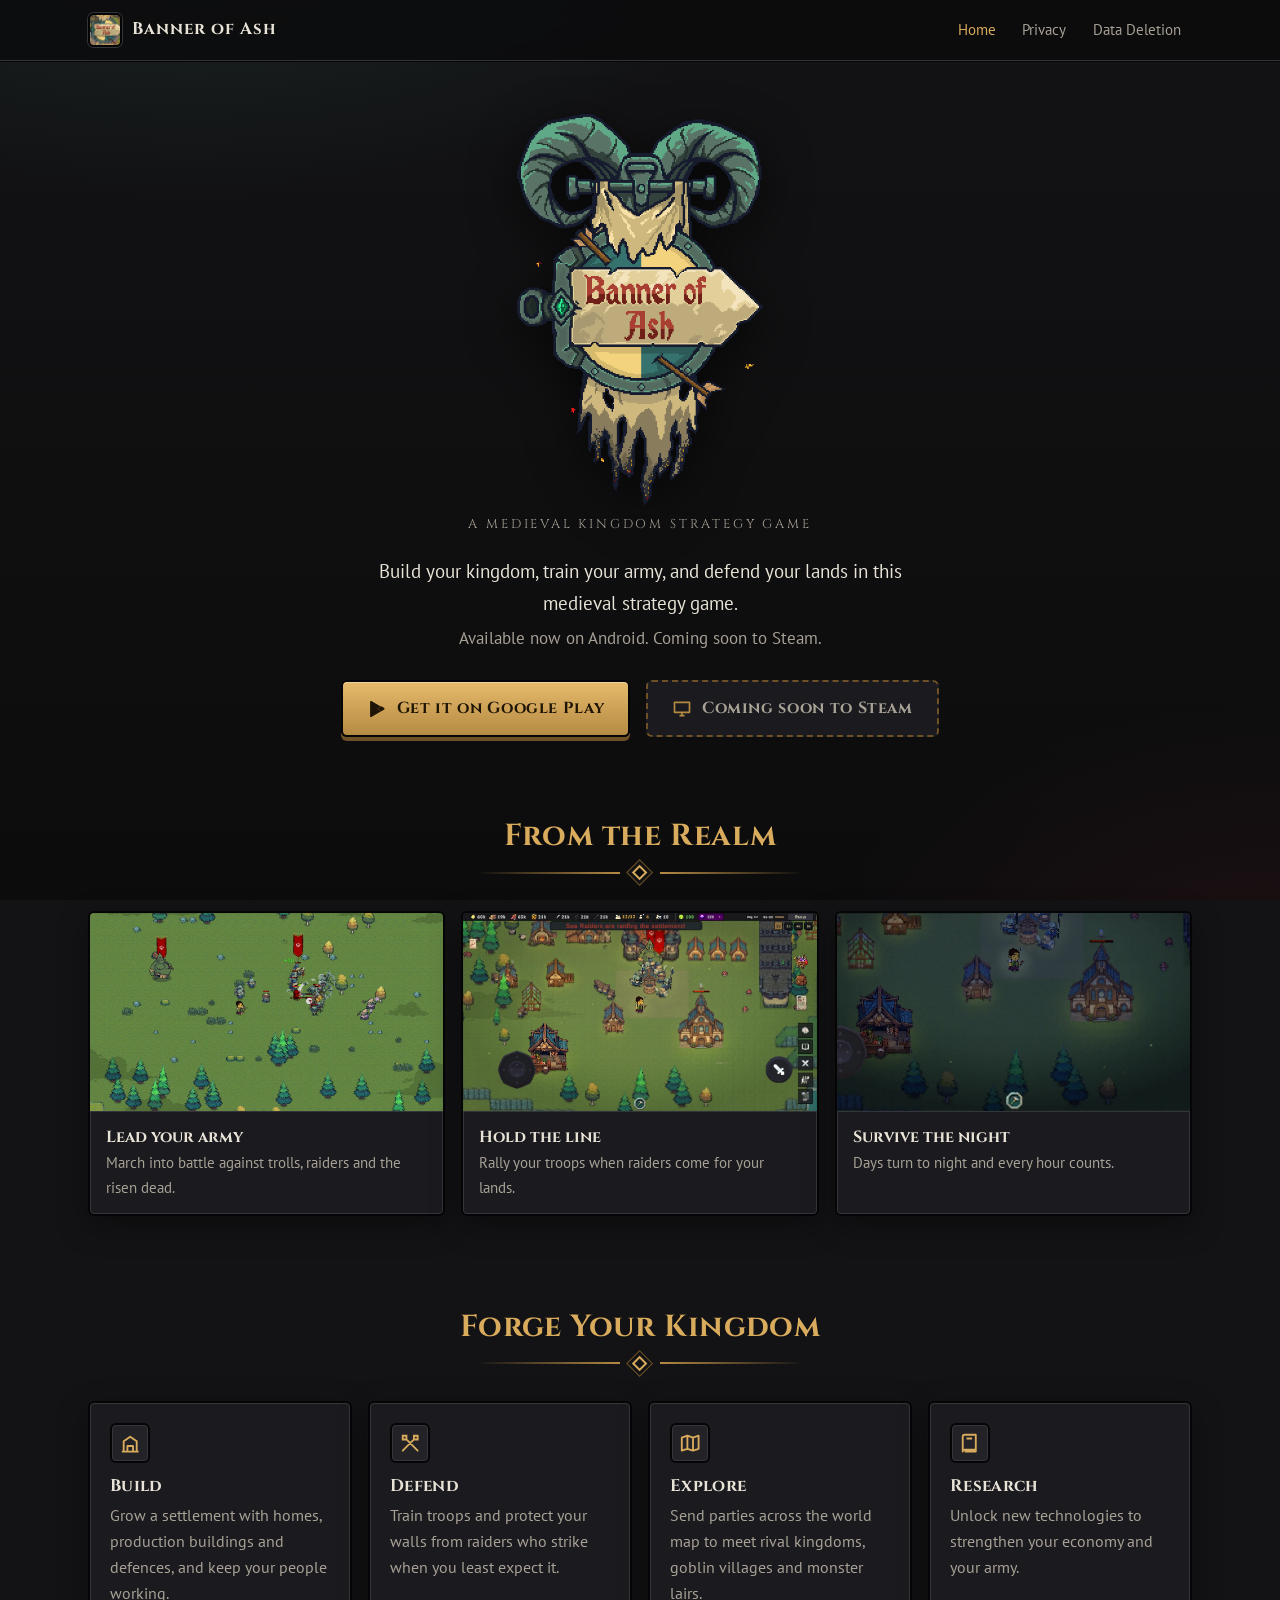
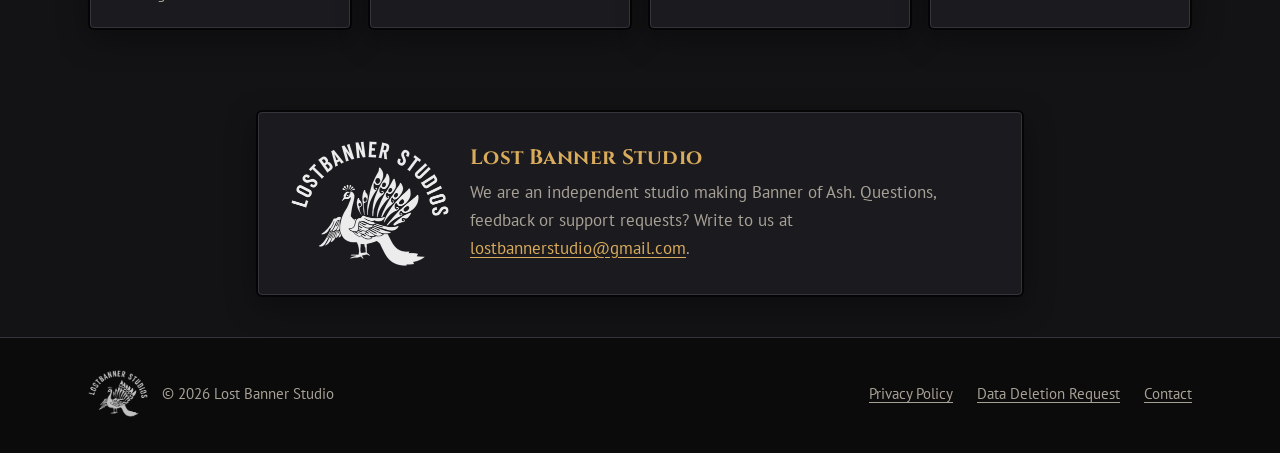
<file: index.html>
<!DOCTYPE html>
<html lang="en">
<head>
<meta charset="UTF-8">
<meta name="viewport" content="width=device-width, initial-scale=1, viewport-fit=cover">
<title>Banner of Ash | Lost Banner Studio</title>
<meta name="description" content="Banner of Ash is a medieval kingdom strategy game for Android by Lost Banner Studio. Build your settlement, train your army and defend your lands.">
<meta name="theme-color" content="#131315">
<meta property="og:type" content="website">
<meta property="og:title" content="Banner of Ash">
<meta property="og:description" content="Build your kingdom, train your army, and defend your lands in this medieval strategy game.">
<meta property="og:url" content="https://lostbannerstudio.github.io/">
<meta property="og:image" content="https://lostbannerstudio.github.io/assets/img/screens/raid-dawn.png">
<meta property="og:image:width" content="1920">
<meta property="og:image:height" content="1080">
<meta property="og:image:alt" content="Sea Raiders attacking the settlement at dawn in Banner of Ash">
<meta name="twitter:card" content="summary_large_image">
<link rel="canonical" href="https://lostbannerstudio.github.io/">
<link rel="icon" type="image/png" sizes="32x32" href="assets/img/icon-32.png">
<link rel="apple-touch-icon" href="assets/img/icon-180.png">
<link rel="preconnect" href="https://fonts.googleapis.com">
<link rel="preconnect" href="https://fonts.gstatic.com" crossorigin>
<link href="https://fonts.googleapis.com/css2?family=Cinzel:wght@500;700;900&family=PT+Sans:ital,wght@0,400;0,700;1,400&display=swap" rel="stylesheet">
<link rel="stylesheet" href="assets/css/site.css">
</head>
<body>
  <a class="skip" href="#main">Skip to content</a>

  <header class="topbar">
    <div class="wrap">
      <a class="brand" href="./">
        <img src="assets/img/icon-64.png" alt="" width="34" height="34">
        <span>Banner of Ash</span>
      </a>
      <nav class="nav" aria-label="Main">
        <a href="./" aria-current="page">Home</a>
        <a href="privacy-policy/">Privacy</a>
        <a href="data-deletion-request/">Data Deletion</a>
      </nav>
    </div>
  </header>

  <main id="main">
    <section class="hero wrap">
      <img class="logo" src="assets/img/logo.png" alt="Banner of Ash logo: a tattered banner hung from ram horns over a round shield, with a sign reading Banner of Ash" width="396" height="620">
      <p class="eyebrow">A medieval kingdom strategy game</p>
      <p class="tagline">Build your kingdom, train your army, and defend your lands in this medieval strategy game.</p>
      <p class="sub">Available now on Android. Coming soon to Steam.</p>
      <div class="actions">
        <a class="btn btn-gold" href="https://play.google.com/store/apps/details?id=com.lostbannerstudio.tinyswordskingdom" rel="noopener">
          <svg viewBox="0 0 24 24" aria-hidden="true"><path fill="currentColor" d="M4.2 2.4c-.3.3-.5.8-.5 1.4v16.4c0 .6.2 1.1.5 1.4l.1.1 9.2-9.2v-.2L4.3 2.3l-.1.1Zm12.4 12.5-3.1-3.1v-.2l3.1-3.1h.1l3.6 2.1c1 .6 1 1.6 0 2.2l-3.6 2.1h-.1Zm-.1.1L13.4 12l-9.2 9.2c.3.4.9.4 1.5.1l10.8-6.3M16.5 8.9 5.7 2.7c-.6-.4-1.2-.3-1.5.1l9.2 9.2 3.1-3.1Z"/></svg>
          Get it on Google Play
        </a>
        <span class="btn btn-soon">
          <svg viewBox="0 0 24 24" aria-hidden="true"><path fill="none" stroke="currentColor" stroke-width="2" stroke-linejoin="round" d="M3 4h18v12H3V4Zm6 16h6m-3-4v4"/></svg>
          Coming soon to Steam
        </span>
      </div>
    </section>

    <section class="section wrap" aria-labelledby="screens-title">
      <h2 class="section-title" id="screens-title">From the Realm</h2>
      <div class="deco" aria-hidden="true"><span></span></div>
      <div class="gallery">
        <figure class="panel">
          <picture>
            <source srcset="assets/img/screens/battle.webp" type="image/webp">
            <img src="assets/img/screens/battle.png" alt="Soldiers under red banners clash with skeleton warriors on an open field while a club-wielding troll boss looms nearby" width="1463" height="816" loading="lazy">
          </picture>
          <figcaption><strong>Lead your army</strong>March into battle against trolls, raiders and the risen dead.</figcaption>
        </figure>
        <figure class="panel">
          <picture>
            <source srcset="assets/img/screens/raid-dawn.webp" type="image/webp">
            <img src="assets/img/screens/raid-dawn.png" alt="Sea Raiders attacking the settlement at dawn while troops gather by the well" width="1920" height="1080" loading="lazy">
          </picture>
          <figcaption><strong>Hold the line</strong>Rally your troops when raiders come for your lands.</figcaption>
        </figure>
        <figure class="panel">
          <picture>
            <source srcset="assets/img/screens/settlement-night.webp" type="image/webp">
            <img src="assets/img/screens/settlement-night.png" alt="The settlement at night lit by lanterns, with a raid countdown at the top" width="1920" height="1080" loading="lazy">
          </picture>
          <figcaption><strong>Survive the night</strong>Days turn to night and every hour counts.</figcaption>
        </figure>
      </div>
    </section>

    <section class="section wrap" aria-labelledby="features-title">
      <h2 class="section-title" id="features-title">Forge Your Kingdom</h2>
      <div class="deco" aria-hidden="true"><span></span></div>
      <ul class="features">
        <li class="panel">
          <div class="icon"><svg viewBox="0 0 24 24" aria-hidden="true"><path fill="none" stroke="currentColor" stroke-width="2" stroke-linejoin="round" d="M3 21h18M5 21V10l7-5 7 5v11M9 21v-6h6v6"/></svg></div>
          <h3>Build</h3>
          <p>Grow a settlement with homes, production buildings and defences, and keep your people working.</p>
        </li>
        <li class="panel">
          <div class="icon"><svg viewBox="0 0 24 24" aria-hidden="true"><path fill="none" stroke="currentColor" stroke-width="2" stroke-linecap="round" d="M4 20 16 8m0 0V4h4v4h-4ZM20 20 8 8m0 0V4H4v4h4Z"/></svg></div>
          <h3>Defend</h3>
          <p>Train troops and protect your walls from raiders who strike when you least expect it.</p>
        </li>
        <li class="panel">
          <div class="icon"><svg viewBox="0 0 24 24" aria-hidden="true"><path fill="none" stroke="currentColor" stroke-width="2" stroke-linejoin="round" d="m3 6 6-2 6 2 6-2v14l-6 2-6-2-6 2V6Zm6-2v14m6-12v14"/></svg></div>
          <h3>Explore</h3>
          <p>Send parties across the world map to meet rival kingdoms, goblin villages and monster lairs.</p>
        </li>
        <li class="panel">
          <div class="icon"><svg viewBox="0 0 24 24" aria-hidden="true"><path fill="none" stroke="currentColor" stroke-width="2" stroke-linejoin="round" d="M4 5a2 2 0 0 1 2-2h12v16H6a2 2 0 0 0-2 2V5Zm0 16a2 2 0 0 1 2-2h12v2H6M8 7h6"/></svg></div>
          <h3>Research</h3>
          <p>Unlock new technologies to strengthen your economy and your army.</p>
        </li>
      </ul>
    </section>

    <section class="section wrap">
      <div class="studio-card panel">
        <img src="assets/img/studio-logo-320.png" alt="Lost Banner Studio logo: a peacock beneath the words Lostbanner Studios" width="320" height="253" loading="lazy">
        <div>
          <h2>Lost Banner Studio</h2>
          <p>We are an independent studio making Banner of Ash. Questions, feedback or support requests? Write to us at <a href="mailto:lostbannerstudio@gmail.com">lostbannerstudio@gmail.com</a>.</p>
        </div>
      </div>
    </section>
  </main>

  <footer class="site-footer">
    <div class="wrap">
      <span class="studio-mark"><img src="assets/img/studio-logo-320.png" alt="" width="320" height="253" loading="lazy"><span>&copy; 2026 Lost Banner Studio</span></span>
      <nav aria-label="Footer">
        <a href="privacy-policy/">Privacy Policy</a>
        <a href="data-deletion-request/">Data Deletion Request</a>
        <a href="mailto:lostbannerstudio@gmail.com">Contact</a>
      </nav>
    </div>
  </footer>
</body>
</html>
</file>
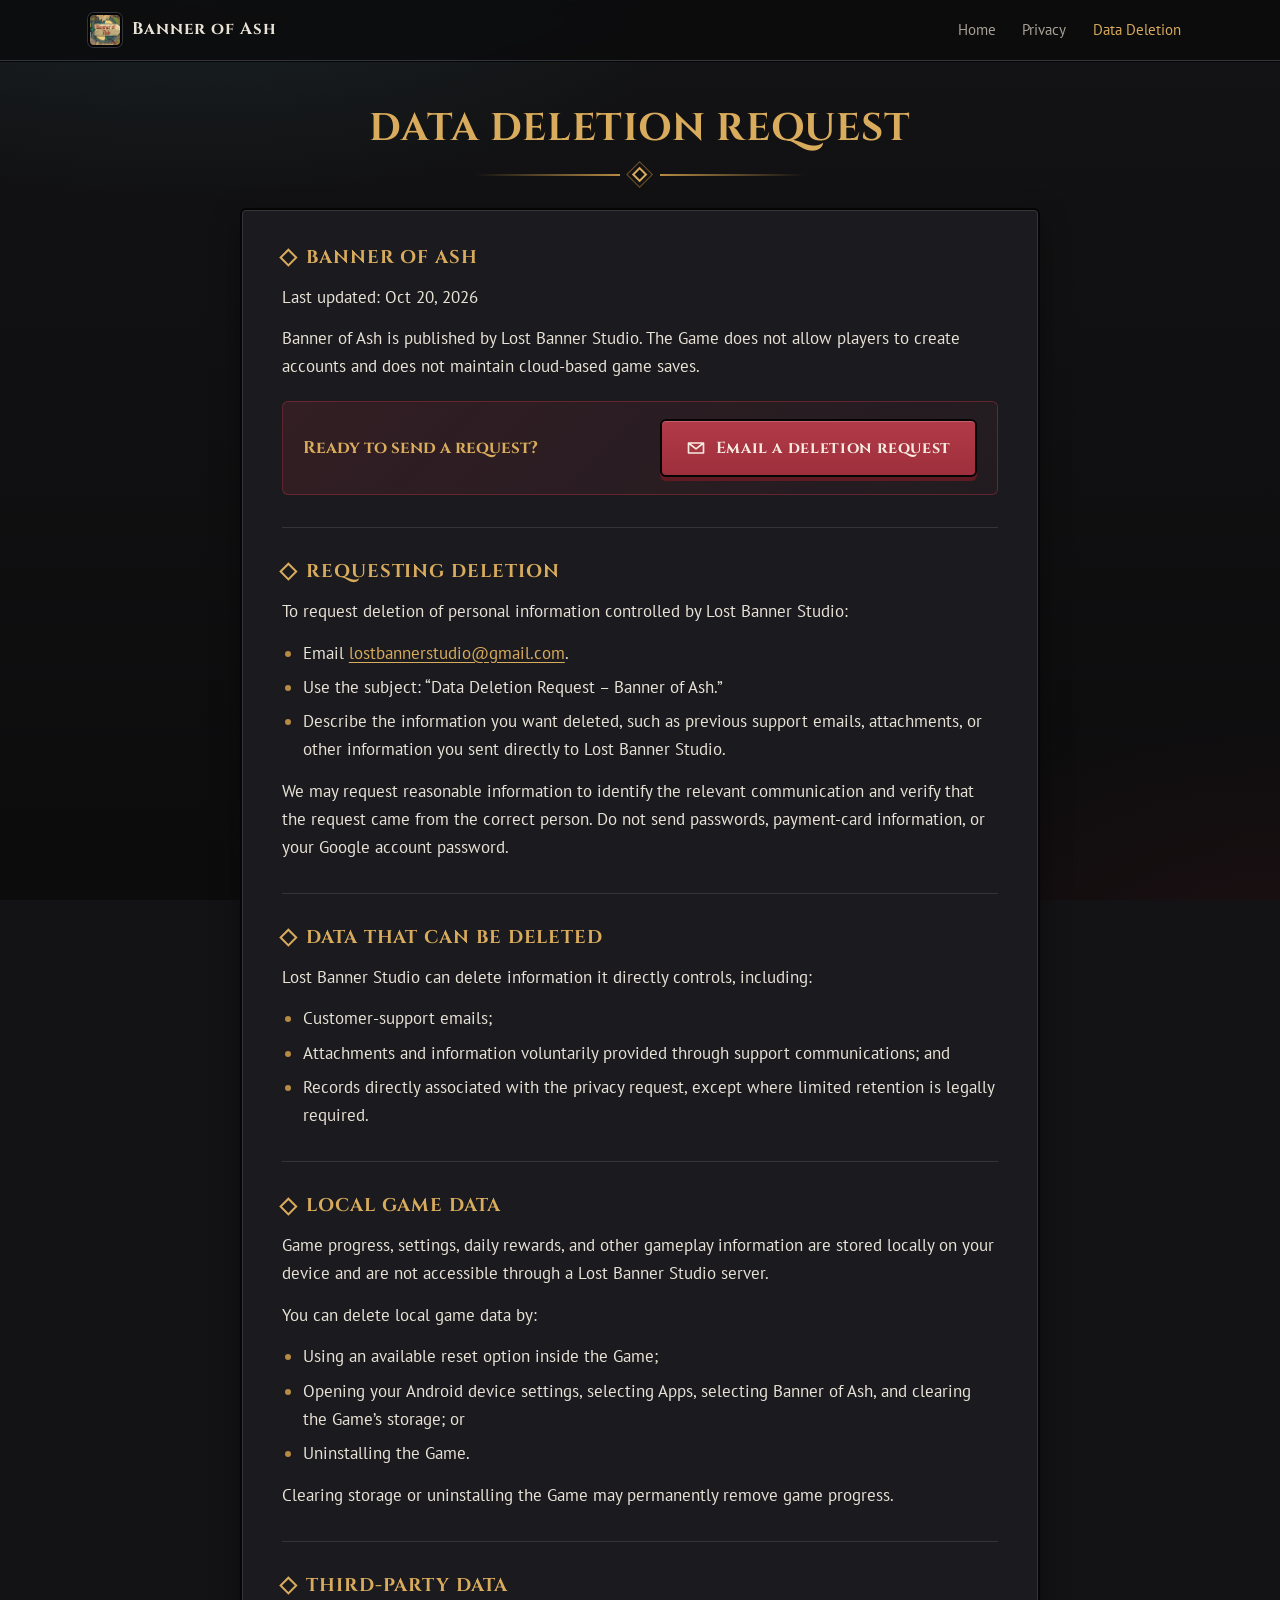
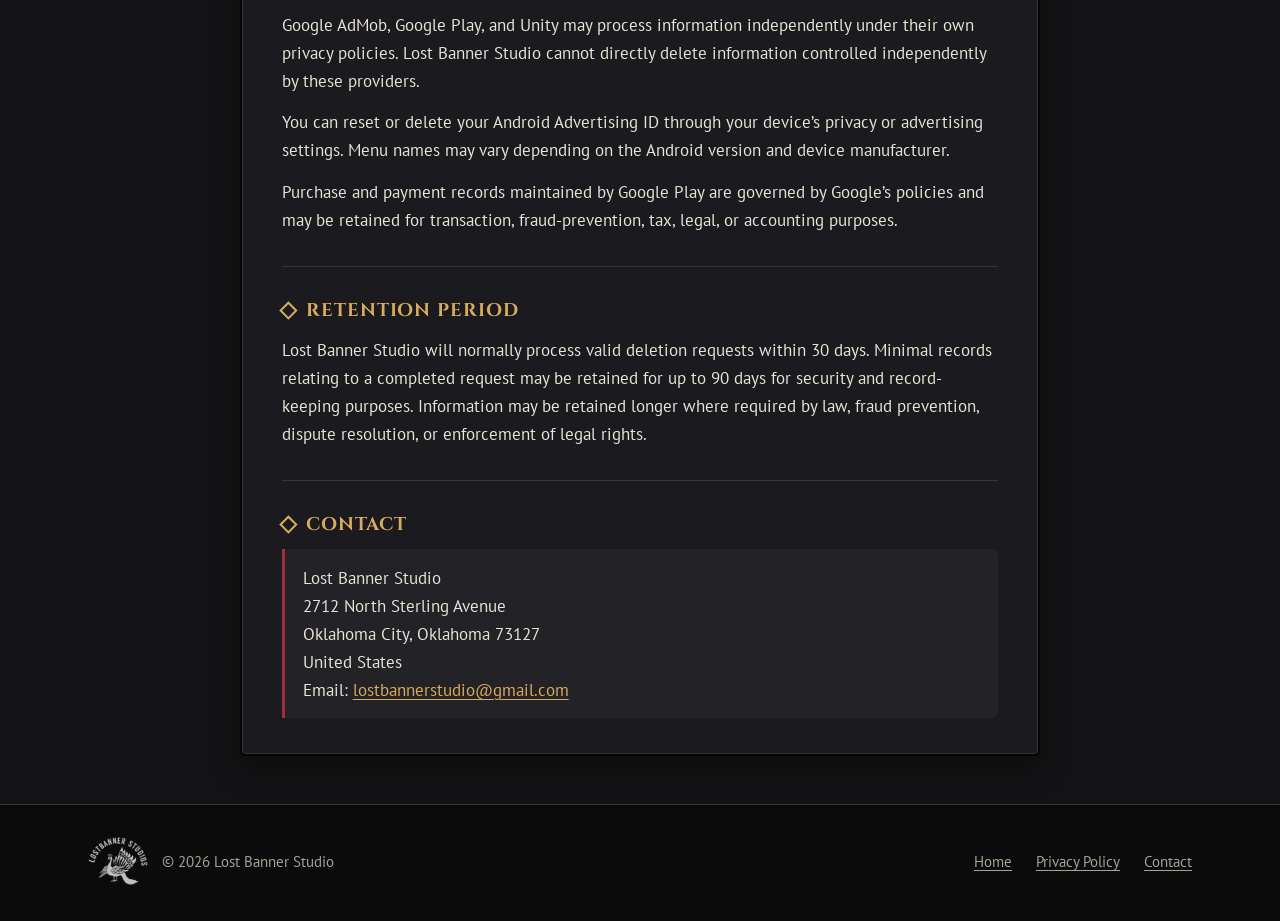
<file: data-deletion-request/index.html>
<!DOCTYPE html>
<html lang="en">
<head>
<meta charset="UTF-8">
<meta name="viewport" content="width=device-width, initial-scale=1, viewport-fit=cover">
<title>Data Deletion Request | Banner of Ash</title>
<meta name="description" content="How to request deletion of personal information controlled by Lost Banner Studio for the Banner of Ash game.">
<meta name="theme-color" content="#131315">
<link rel="canonical" href="https://lostbannerstudio.github.io/data-deletion-request/">
<meta property="og:type" content="website">
<meta property="og:title" content="Data Deletion Request | Banner of Ash">
<meta property="og:description" content="How to request deletion of personal information controlled by Lost Banner Studio for the Banner of Ash game.">
<meta property="og:url" content="https://lostbannerstudio.github.io/data-deletion-request/">
<meta property="og:image" content="https://lostbannerstudio.github.io/assets/img/screens/raid-dawn.png">
<meta name="twitter:card" content="summary_large_image">
<link rel="icon" type="image/png" sizes="32x32" href="../assets/img/icon-32.png">
<link rel="apple-touch-icon" href="../assets/img/icon-180.png">
<link rel="preconnect" href="https://fonts.googleapis.com">
<link rel="preconnect" href="https://fonts.gstatic.com" crossorigin>
<link href="https://fonts.googleapis.com/css2?family=Cinzel:wght@500;700;900&family=PT+Sans:ital,wght@0,400;0,700;1,400&display=swap" rel="stylesheet">
<link rel="stylesheet" href="../assets/css/site.css">
</head>
<body>
  <a class="skip" href="#main">Skip to content</a>

  <header class="topbar">
    <div class="wrap">
      <a class="brand" href="../">
        <img src="../assets/img/icon-64.png" alt="" width="34" height="34">
        <span>Banner of Ash</span>
      </a>
      <nav class="nav" aria-label="Main">
        <a href="../">Home</a>
        <a href="../privacy-policy/">Privacy</a>
        <a href="./" aria-current="page">Data Deletion</a>
      </nav>
    </div>
  </header>

  <main id="main" class="wrap">
    <header class="page-head">
      <h1>Data Deletion Request</h1>
      <div class="deco" aria-hidden="true"><span></span></div>
    </header>

    <div class="narrow">
      <article class="legal panel">
        <section id="banner-of-ash">
          <h2>Banner of Ash</h2>
          <p>Last updated: Oct 20, 2026</p>
          <p>Banner of Ash is published by Lost Banner Studio. The Game does not allow players to create accounts and does not maintain cloud-based game saves.</p>
          <div class="callout">
            <p><strong>Ready to send a request?</strong></p>
            <a class="btn btn-ash" href="mailto:lostbannerstudio@gmail.com?subject=Data%20Deletion%20Request%20%E2%80%93%20Banner%20of%20Ash">
              <svg viewBox="0 0 24 24" aria-hidden="true"><path fill="none" stroke="currentColor" stroke-width="2" stroke-linejoin="round" d="M3 6h18v12H3V6Zm0 0 9 7 9-7"/></svg>
              Email a deletion request
            </a>
          </div>
        </section>

        <section id="requesting-deletion">
          <h2>Requesting Deletion</h2>
          <p>To request deletion of personal information controlled by Lost Banner Studio:</p>
          <ul>
            <li>Email <a href="mailto:lostbannerstudio@gmail.com">lostbannerstudio@gmail.com</a>.</li>
            <li>Use the subject: “Data Deletion Request – Banner of Ash.”</li>
            <li>Describe the information you want deleted, such as previous support emails, attachments, or other information you sent directly to Lost Banner Studio.</li>
          </ul>
          <p>We may request reasonable information to identify the relevant communication and verify that the request came from the correct person. Do not send passwords, payment-card information, or your Google account password.</p>
        </section>

        <section id="data-that-can-be-deleted">
          <h2>Data That Can Be Deleted</h2>
          <p>Lost Banner Studio can delete information it directly controls, including:</p>
          <ul>
            <li>Customer-support emails;</li>
            <li>Attachments and information voluntarily provided through support communications; and</li>
            <li>Records directly associated with the privacy request, except where limited retention is legally required.</li>
          </ul>
        </section>

        <section id="local-game-data">
          <h2>Local Game Data</h2>
          <p>Game progress, settings, daily rewards, and other gameplay information are stored locally on your device and are not accessible through a Lost Banner Studio server.</p>
          <p>You can delete local game data by:</p>
          <ul>
            <li>Using an available reset option inside the Game;</li>
            <li>Opening your Android device settings, selecting Apps, selecting Banner of Ash, and clearing the Game’s storage; or</li>
            <li>Uninstalling the Game.</li>
          </ul>
          <p>Clearing storage or uninstalling the Game may permanently remove game progress.</p>
        </section>

        <section id="third-party-data">
          <h2>Third-Party Data</h2>
          <p>Google AdMob, Google Play, and Unity may process information independently under their own privacy policies. Lost Banner Studio cannot directly delete information controlled independently by these providers.</p>
          <p>You can reset or delete your Android Advertising ID through your device’s privacy or advertising settings. Menu names may vary depending on the Android version and device manufacturer.</p>
          <p>Purchase and payment records maintained by Google Play are governed by Google’s policies and may be retained for transaction, fraud-prevention, tax, legal, or accounting purposes.</p>
        </section>

        <section id="retention-period">
          <h2>Retention Period</h2>
          <p>Lost Banner Studio will normally process valid deletion requests within 30 days. Minimal records relating to a completed request may be retained for up to 90 days for security and record-keeping purposes. Information may be retained longer where required by law, fraud prevention, dispute resolution, or enforcement of legal rights.</p>
        </section>

        <section id="contact">
          <h2>Contact</h2>
          <address>
            Lost Banner Studio<br>
            2712 North Sterling Avenue<br>
            Oklahoma City, Oklahoma 73127<br>
            United States<br>
            Email: <a href="mailto:lostbannerstudio@gmail.com">lostbannerstudio@gmail.com</a>
          </address>
        </section>
      </article>
    </div>
  </main>

  <footer class="site-footer">
    <div class="wrap">
      <span class="studio-mark"><img src="../assets/img/studio-logo-320.png" alt="" width="320" height="253" loading="lazy"><span>&copy; 2026 Lost Banner Studio</span></span>
      <nav aria-label="Footer">
        <a href="../">Home</a>
        <a href="../privacy-policy/">Privacy Policy</a>
        <a href="mailto:lostbannerstudio@gmail.com">Contact</a>
      </nav>
    </div>
  </footer>
</body>
</html>
</file>
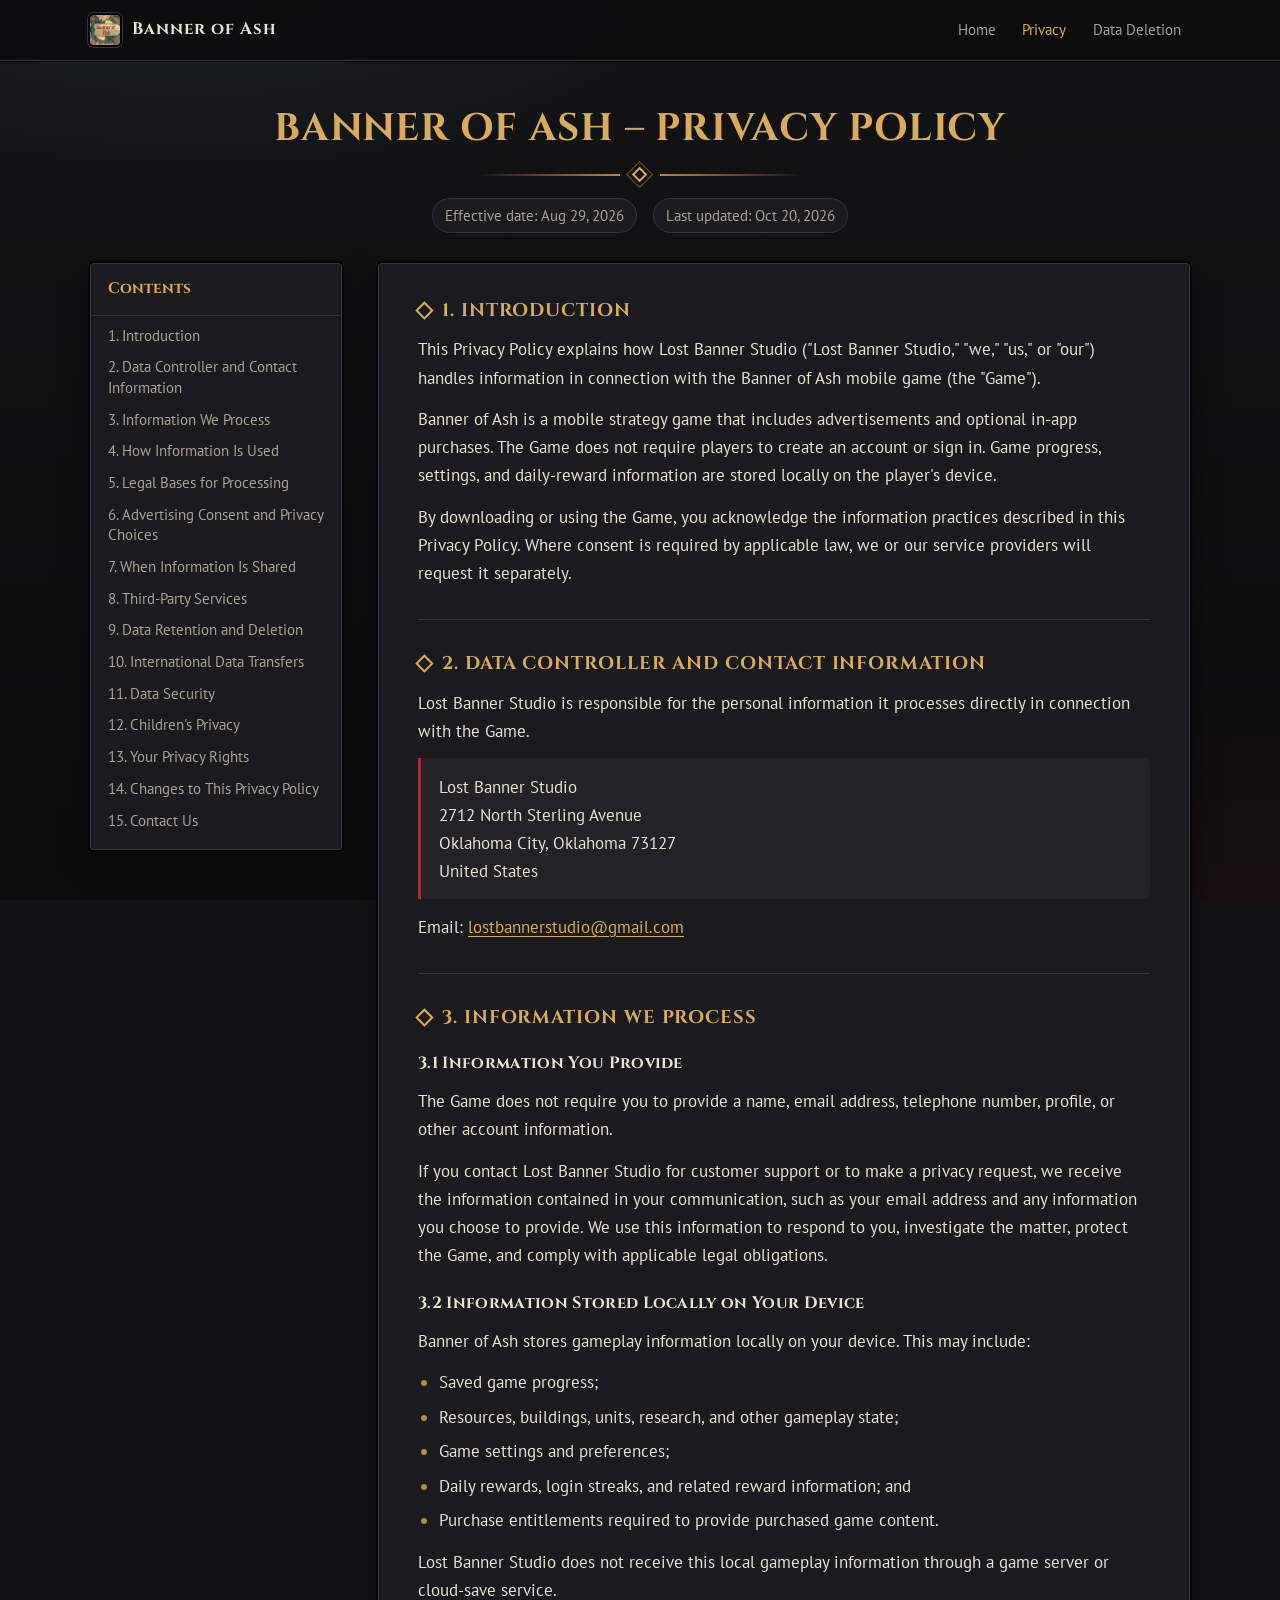
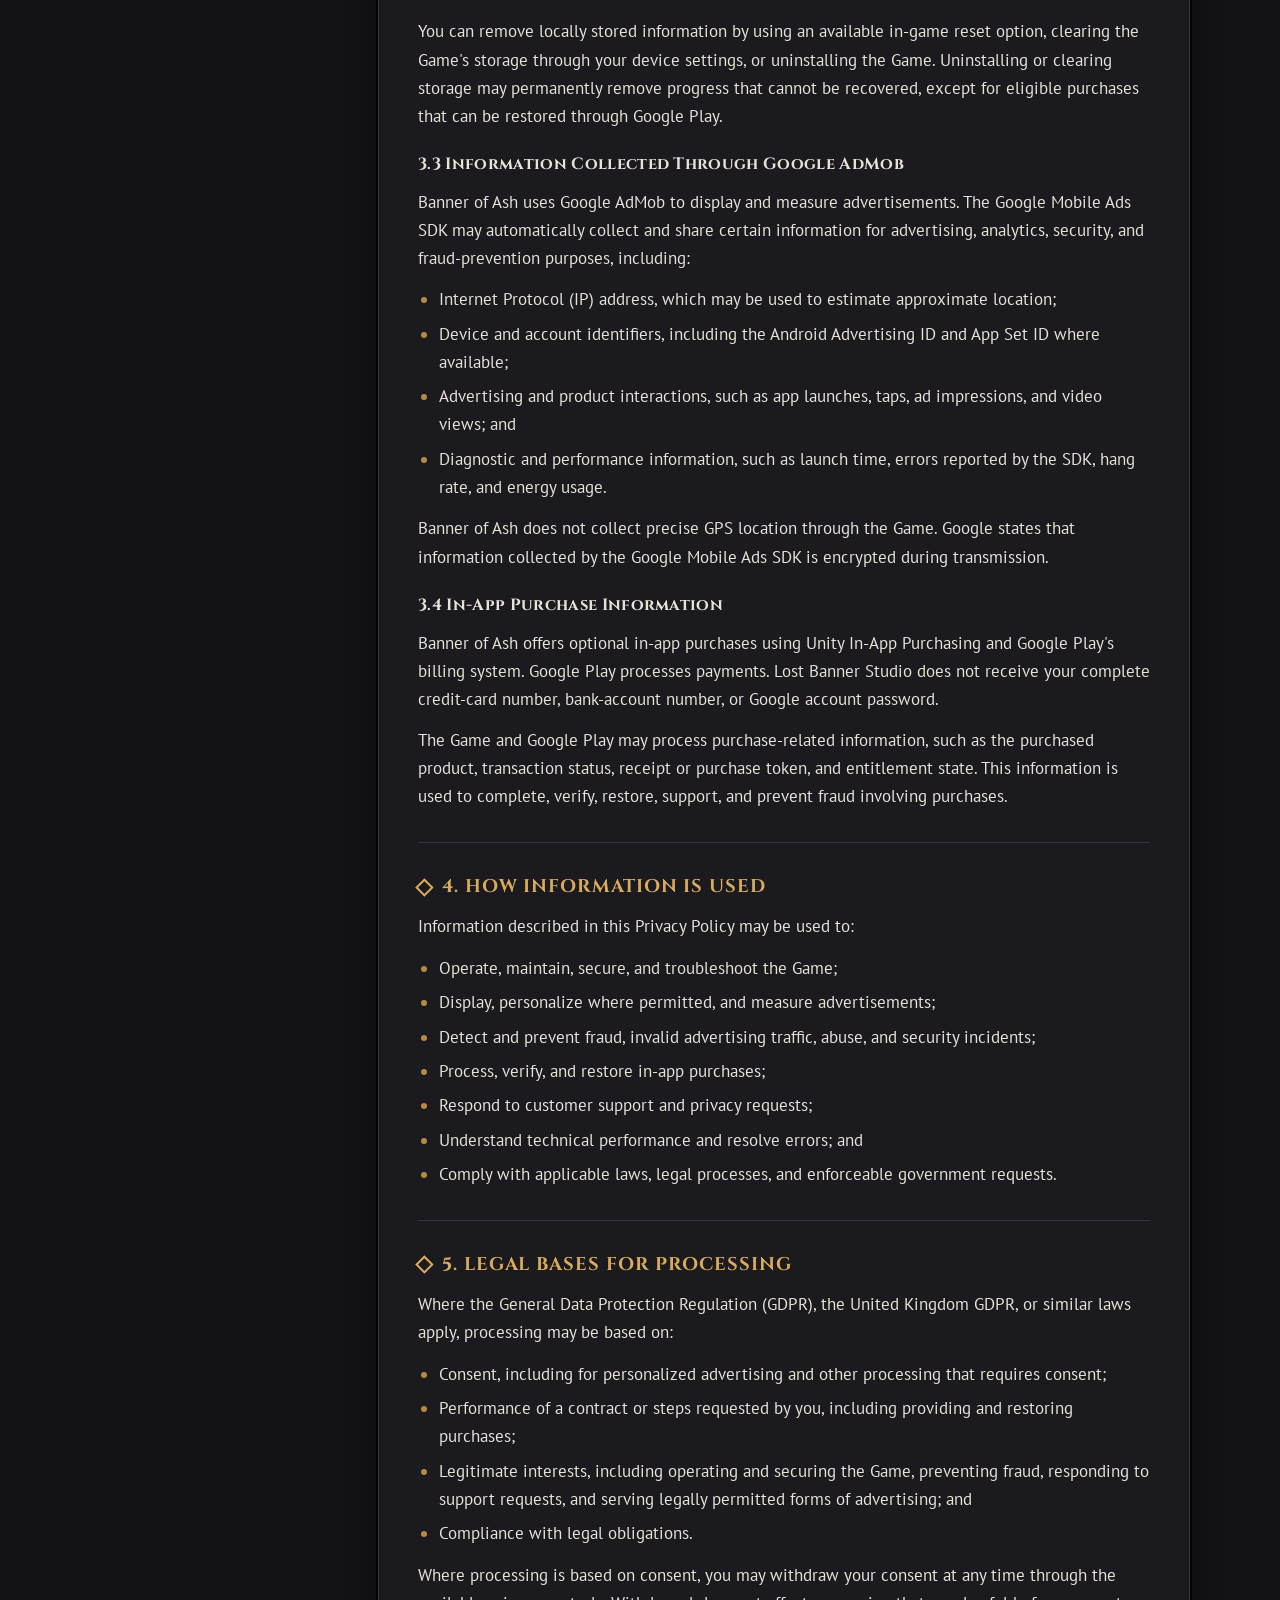
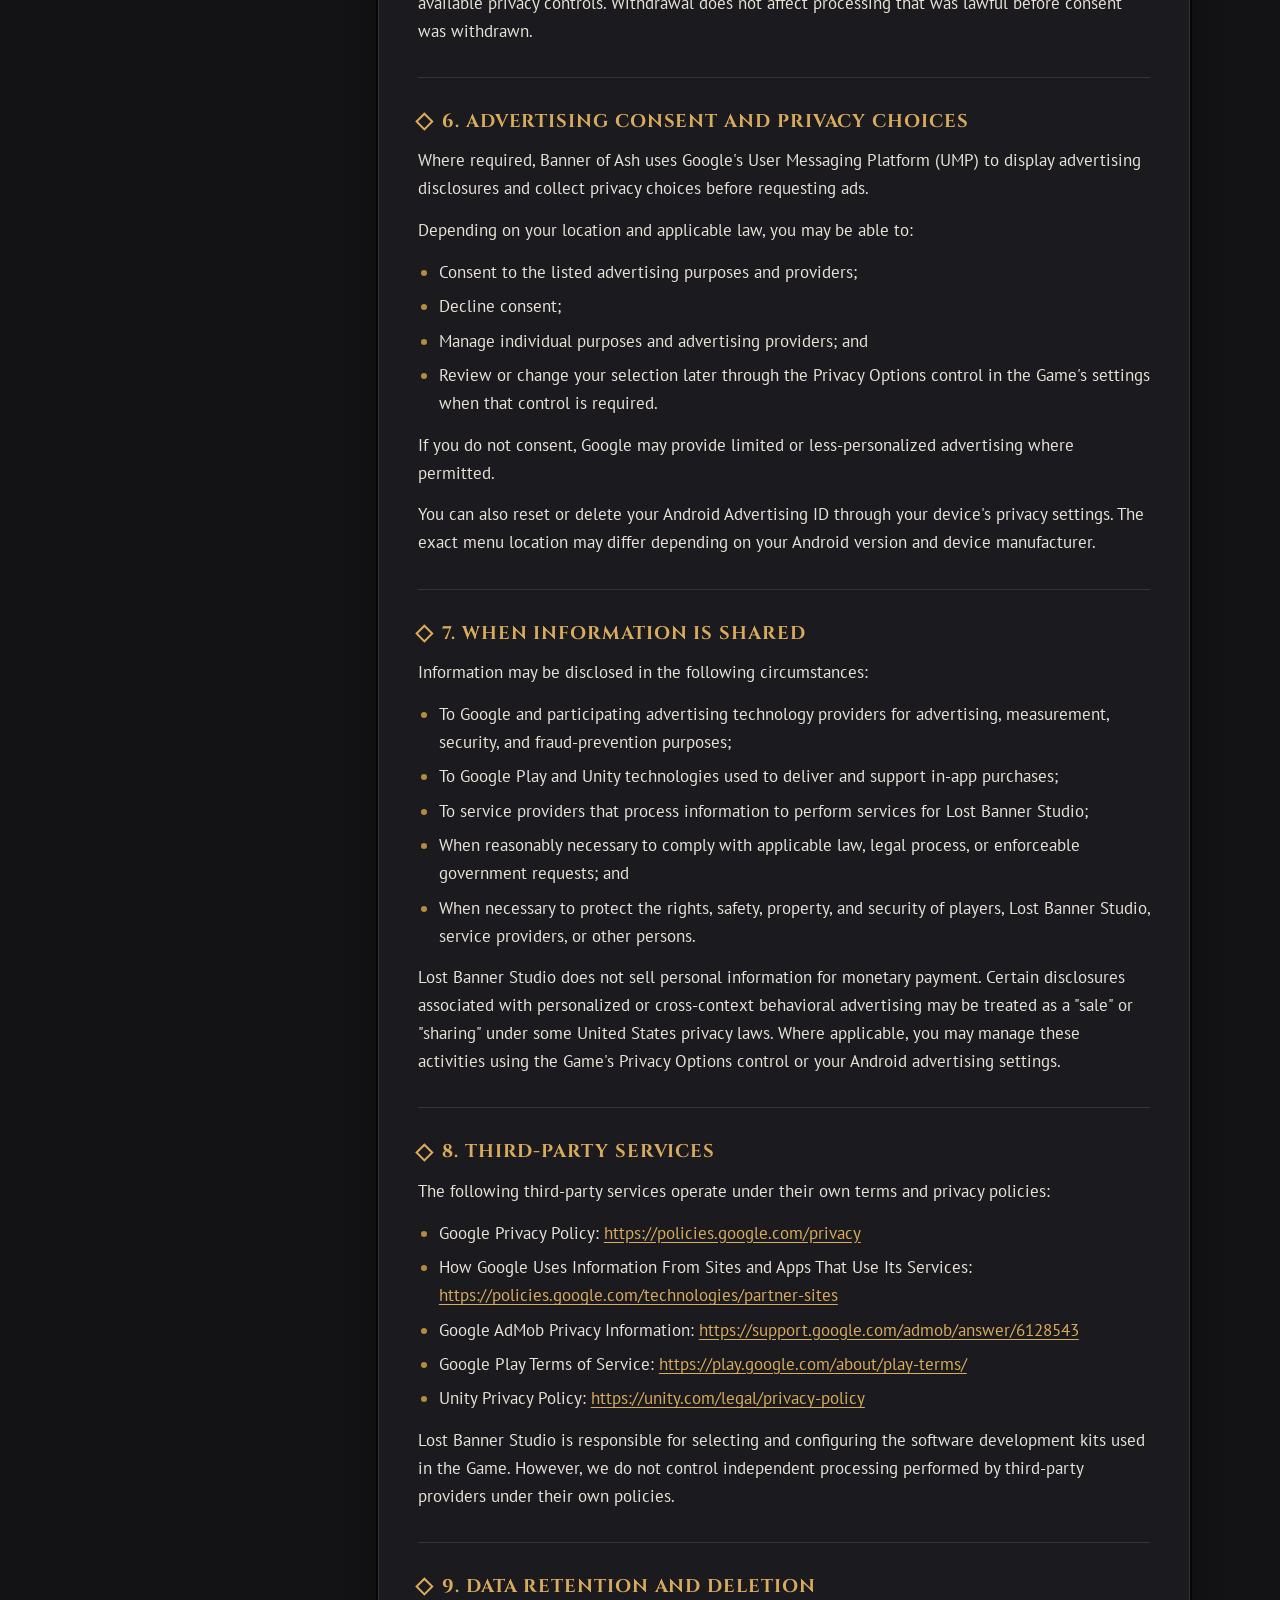
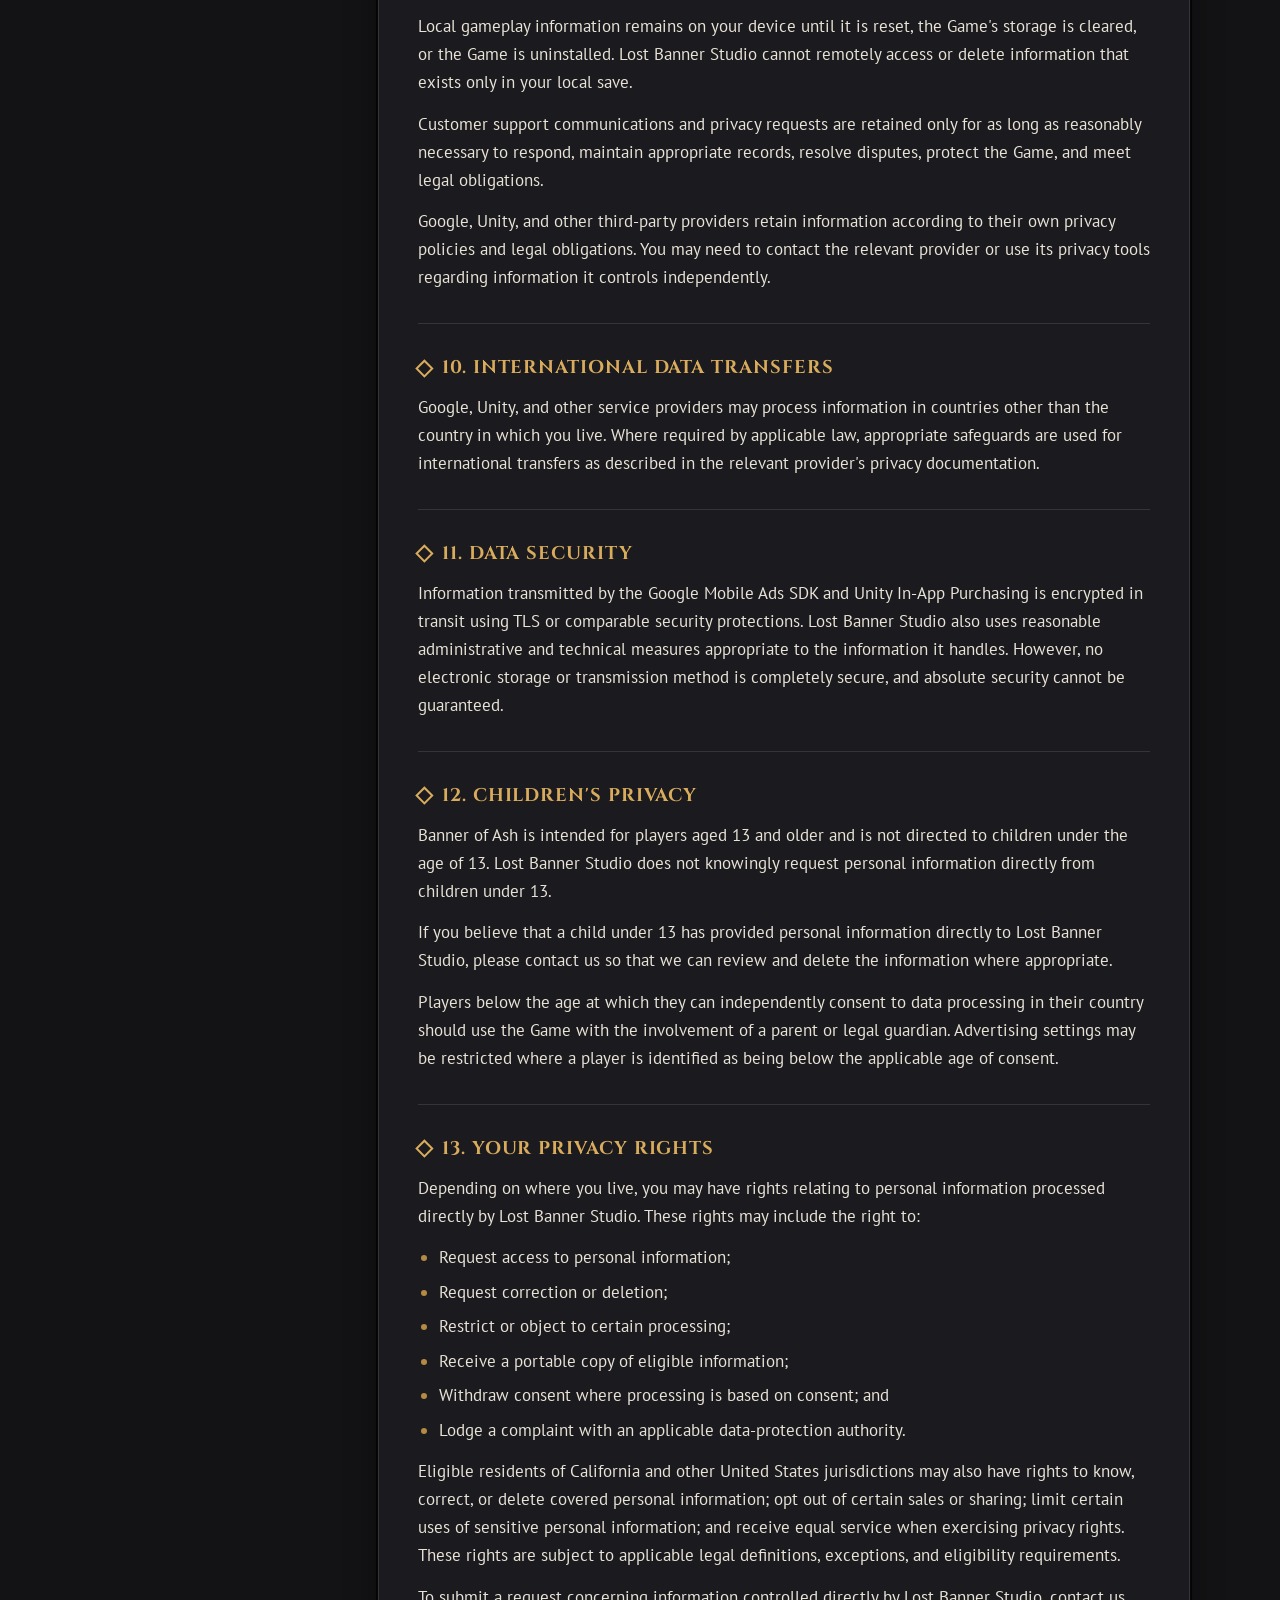
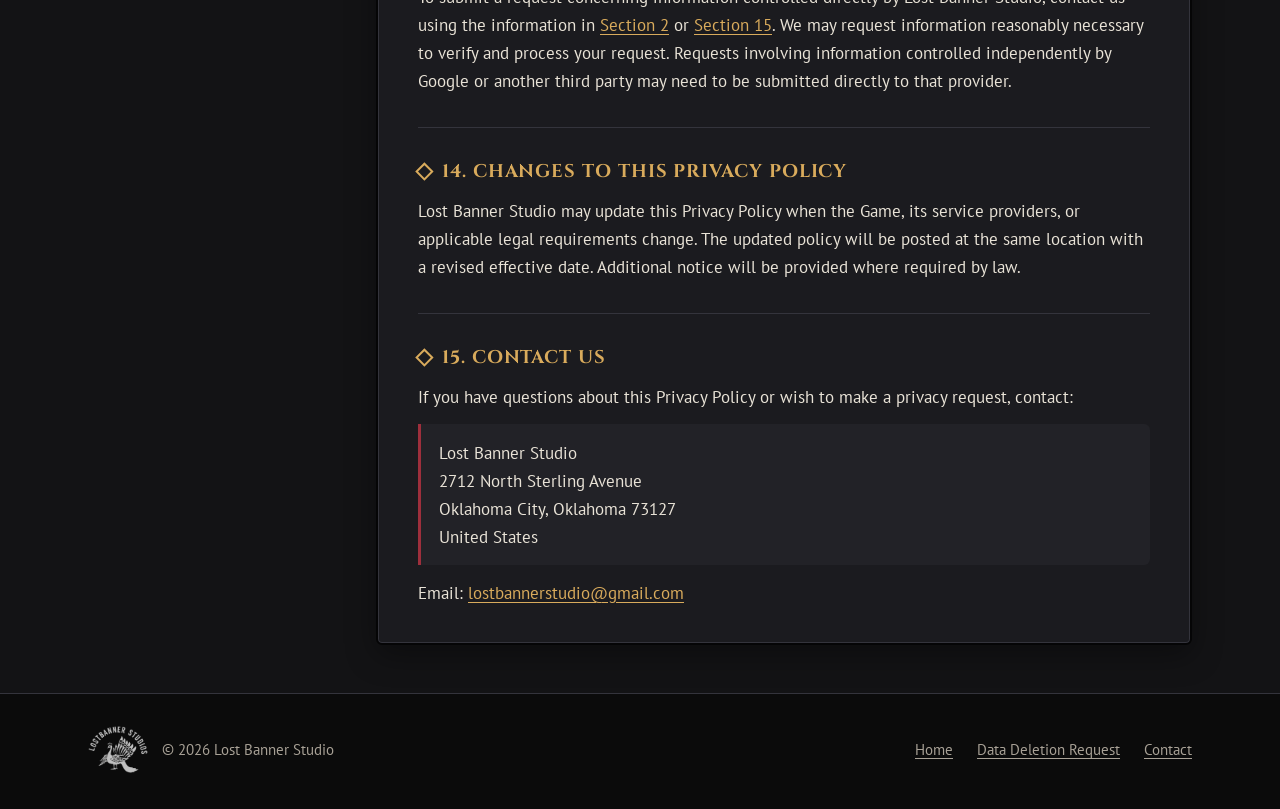
<file: privacy-policy/index.html>
<!DOCTYPE html>
<html lang="en">
<head>
<meta charset="UTF-8">
<meta name="viewport" content="width=device-width, initial-scale=1, viewport-fit=cover">
<title>Privacy Policy | Banner of Ash</title>
<meta name="description" content="How Lost Banner Studio handles information in connection with the Banner of Ash mobile game.">
<meta name="theme-color" content="#131315">
<link rel="canonical" href="https://lostbannerstudio.github.io/privacy-policy/">
<meta property="og:type" content="website">
<meta property="og:title" content="Privacy Policy | Banner of Ash">
<meta property="og:description" content="How Lost Banner Studio handles information in connection with the Banner of Ash mobile game.">
<meta property="og:url" content="https://lostbannerstudio.github.io/privacy-policy/">
<meta property="og:image" content="https://lostbannerstudio.github.io/assets/img/screens/raid-dawn.png">
<meta name="twitter:card" content="summary_large_image">
<link rel="icon" type="image/png" sizes="32x32" href="../assets/img/icon-32.png">
<link rel="apple-touch-icon" href="../assets/img/icon-180.png">
<link rel="preconnect" href="https://fonts.googleapis.com">
<link rel="preconnect" href="https://fonts.gstatic.com" crossorigin>
<link href="https://fonts.googleapis.com/css2?family=Cinzel:wght@500;700;900&family=PT+Sans:ital,wght@0,400;0,700;1,400&display=swap" rel="stylesheet">
<link rel="stylesheet" href="../assets/css/site.css">
</head>
<body>
  <a class="skip" href="#main">Skip to content</a>

  <header class="topbar">
    <div class="wrap">
      <a class="brand" href="../">
        <img src="../assets/img/icon-64.png" alt="" width="34" height="34">
        <span>Banner of Ash</span>
      </a>
      <nav class="nav" aria-label="Main">
        <a href="../">Home</a>
        <a href="./" aria-current="page">Privacy</a>
        <a href="../data-deletion-request/">Data Deletion</a>
      </nav>
    </div>
  </header>

  <main id="main" class="wrap">
    <header class="page-head">
      <h1>Banner of Ash &ndash; Privacy Policy</h1>
      <div class="deco" aria-hidden="true"><span></span></div>
      <ul class="meta">
        <li>Effective date: Aug 29, 2026</li>
        <li>Last updated: Oct 20, 2026</li>
      </ul>
    </header>

    <div class="legal-layout">
      <details class="toc panel" open>
        <summary>Contents</summary>
        <ol>
          <li><a href="#s1">1. Introduction</a></li>
          <li><a href="#s2">2. Data Controller and Contact Information</a></li>
          <li><a href="#s3">3. Information We Process</a></li>
          <li><a href="#s4">4. How Information Is Used</a></li>
          <li><a href="#s5">5. Legal Bases for Processing</a></li>
          <li><a href="#s6">6. Advertising Consent and Privacy Choices</a></li>
          <li><a href="#s7">7. When Information Is Shared</a></li>
          <li><a href="#s8">8. Third-Party Services</a></li>
          <li><a href="#s9">9. Data Retention and Deletion</a></li>
          <li><a href="#s10">10. International Data Transfers</a></li>
          <li><a href="#s11">11. Data Security</a></li>
          <li><a href="#s12">12. Children's Privacy</a></li>
          <li><a href="#s13">13. Your Privacy Rights</a></li>
          <li><a href="#s14">14. Changes to This Privacy Policy</a></li>
          <li><a href="#s15">15. Contact Us</a></li>
        </ol>
      </details>

      <article class="legal panel">
        <section id="s1">
          <h2>1. Introduction</h2>
          <p>This Privacy Policy explains how Lost Banner Studio ("Lost Banner Studio," "we," "us," or "our") handles information in connection with the Banner of Ash mobile game (the "Game").</p>
          <p>Banner of Ash is a mobile strategy game that includes advertisements and optional in-app purchases. The Game does not require players to create an account or sign in. Game progress, settings, and daily-reward information are stored locally on the player's device.</p>
          <p>By downloading or using the Game, you acknowledge the information practices described in this Privacy Policy. Where consent is required by applicable law, we or our service providers will request it separately.</p>
        </section>

        <section id="s2">
          <h2>2. Data Controller and Contact Information</h2>
          <p>Lost Banner Studio is responsible for the personal information it processes directly in connection with the Game.</p>
          <address>
            Lost Banner Studio<br>
            2712 North Sterling Avenue<br>
            Oklahoma City, Oklahoma 73127<br>
            United States
          </address>
          <p>Email: <a href="mailto:lostbannerstudio@gmail.com">lostbannerstudio@gmail.com</a></p>
        </section>

        <section id="s3">
          <h2>3. Information We Process</h2>

          <h3 id="s3-1">3.1 Information You Provide</h3>
          <p>The Game does not require you to provide a name, email address, telephone number, profile, or other account information.</p>
          <p>If you contact Lost Banner Studio for customer support or to make a privacy request, we receive the information contained in your communication, such as your email address and any information you choose to provide. We use this information to respond to you, investigate the matter, protect the Game, and comply with applicable legal obligations.</p>

          <h3 id="s3-2">3.2 Information Stored Locally on Your Device</h3>
          <p>Banner of Ash stores gameplay information locally on your device. This may include:</p>
          <ul>
            <li>Saved game progress;</li>
            <li>Resources, buildings, units, research, and other gameplay state;</li>
            <li>Game settings and preferences;</li>
            <li>Daily rewards, login streaks, and related reward information; and</li>
            <li>Purchase entitlements required to provide purchased game content.</li>
          </ul>
          <p>Lost Banner Studio does not receive this local gameplay information through a game server or cloud-save service.</p>
          <p>You can remove locally stored information by using an available in-game reset option, clearing the Game's storage through your device settings, or uninstalling the Game. Uninstalling or clearing storage may permanently remove progress that cannot be recovered, except for eligible purchases that can be restored through Google Play.</p>

          <h3 id="s3-3">3.3 Information Collected Through Google AdMob</h3>
          <p>Banner of Ash uses Google AdMob to display and measure advertisements. The Google Mobile Ads SDK may automatically collect and share certain information for advertising, analytics, security, and fraud-prevention purposes, including:</p>
          <ul>
            <li>Internet Protocol (IP) address, which may be used to estimate approximate location;</li>
            <li>Device and account identifiers, including the Android Advertising ID and App Set ID where available;</li>
            <li>Advertising and product interactions, such as app launches, taps, ad impressions, and video views; and</li>
            <li>Diagnostic and performance information, such as launch time, errors reported by the SDK, hang rate, and energy usage.</li>
          </ul>
          <p>Banner of Ash does not collect precise GPS location through the Game. Google states that information collected by the Google Mobile Ads SDK is encrypted during transmission.</p>

          <h3 id="s3-4">3.4 In-App Purchase Information</h3>
          <p>Banner of Ash offers optional in-app purchases using Unity In-App Purchasing and Google Play's billing system. Google Play processes payments. Lost Banner Studio does not receive your complete credit-card number, bank-account number, or Google account password.</p>
          <p>The Game and Google Play may process purchase-related information, such as the purchased product, transaction status, receipt or purchase token, and entitlement state. This information is used to complete, verify, restore, support, and prevent fraud involving purchases.</p>
        </section>

        <section id="s4">
          <h2>4. How Information Is Used</h2>
          <p>Information described in this Privacy Policy may be used to:</p>
          <ul>
            <li>Operate, maintain, secure, and troubleshoot the Game;</li>
            <li>Display, personalize where permitted, and measure advertisements;</li>
            <li>Detect and prevent fraud, invalid advertising traffic, abuse, and security incidents;</li>
            <li>Process, verify, and restore in-app purchases;</li>
            <li>Respond to customer support and privacy requests;</li>
            <li>Understand technical performance and resolve errors; and</li>
            <li>Comply with applicable laws, legal processes, and enforceable government requests.</li>
          </ul>
        </section>

        <section id="s5">
          <h2>5. Legal Bases for Processing</h2>
          <p>Where the General Data Protection Regulation (GDPR), the United Kingdom GDPR, or similar laws apply, processing may be based on:</p>
          <ul>
            <li>Consent, including for personalized advertising and other processing that requires consent;</li>
            <li>Performance of a contract or steps requested by you, including providing and restoring purchases;</li>
            <li>Legitimate interests, including operating and securing the Game, preventing fraud, responding to support requests, and serving legally permitted forms of advertising; and</li>
            <li>Compliance with legal obligations.</li>
          </ul>
          <p>Where processing is based on consent, you may withdraw your consent at any time through the available privacy controls. Withdrawal does not affect processing that was lawful before consent was withdrawn.</p>
        </section>

        <section id="s6">
          <h2>6. Advertising Consent and Privacy Choices</h2>
          <p>Where required, Banner of Ash uses Google's User Messaging Platform (UMP) to display advertising disclosures and collect privacy choices before requesting ads.</p>
          <p>Depending on your location and applicable law, you may be able to:</p>
          <ul>
            <li>Consent to the listed advertising purposes and providers;</li>
            <li>Decline consent;</li>
            <li>Manage individual purposes and advertising providers; and</li>
            <li>Review or change your selection later through the Privacy Options control in the Game's settings when that control is required.</li>
          </ul>
          <p>If you do not consent, Google may provide limited or less-personalized advertising where permitted.</p>
          <p>You can also reset or delete your Android Advertising ID through your device's privacy settings. The exact menu location may differ depending on your Android version and device manufacturer.</p>
        </section>

        <section id="s7">
          <h2>7. When Information Is Shared</h2>
          <p>Information may be disclosed in the following circumstances:</p>
          <ul>
            <li>To Google and participating advertising technology providers for advertising, measurement, security, and fraud-prevention purposes;</li>
            <li>To Google Play and Unity technologies used to deliver and support in-app purchases;</li>
            <li>To service providers that process information to perform services for Lost Banner Studio;</li>
            <li>When reasonably necessary to comply with applicable law, legal process, or enforceable government requests; and</li>
            <li>When necessary to protect the rights, safety, property, and security of players, Lost Banner Studio, service providers, or other persons.</li>
          </ul>
          <p>Lost Banner Studio does not sell personal information for monetary payment. Certain disclosures associated with personalized or cross-context behavioral advertising may be treated as a "sale" or "sharing" under some United States privacy laws. Where applicable, you may manage these activities using the Game's Privacy Options control or your Android advertising settings.</p>
        </section>

        <section id="s8">
          <h2>8. Third-Party Services</h2>
          <p>The following third-party services operate under their own terms and privacy policies:</p>
          <ul>
            <li>Google Privacy Policy: <a href="https://policies.google.com/privacy" rel="noopener">https://policies.google.com/privacy</a></li>
            <li>How Google Uses Information From Sites and Apps That Use Its Services: <a href="https://policies.google.com/technologies/partner-sites" rel="noopener">https://policies.google.com/technologies/partner-sites</a></li>
            <li>Google AdMob Privacy Information: <a href="https://support.google.com/admob/answer/6128543" rel="noopener">https://support.google.com/admob/answer/6128543</a></li>
            <li>Google Play Terms of Service: <a href="https://play.google.com/about/play-terms/" rel="noopener">https://play.google.com/about/play-terms/</a></li>
            <li>Unity Privacy Policy: <a href="https://unity.com/legal/privacy-policy" rel="noopener">https://unity.com/legal/privacy-policy</a></li>
          </ul>
          <p>Lost Banner Studio is responsible for selecting and configuring the software development kits used in the Game. However, we do not control independent processing performed by third-party providers under their own policies.</p>
        </section>

        <section id="s9">
          <h2>9. Data Retention and Deletion</h2>
          <p>Local gameplay information remains on your device until it is reset, the Game's storage is cleared, or the Game is uninstalled. Lost Banner Studio cannot remotely access or delete information that exists only in your local save.</p>
          <p>Customer support communications and privacy requests are retained only for as long as reasonably necessary to respond, maintain appropriate records, resolve disputes, protect the Game, and meet legal obligations.</p>
          <p>Google, Unity, and other third-party providers retain information according to their own privacy policies and legal obligations. You may need to contact the relevant provider or use its privacy tools regarding information it controls independently.</p>
        </section>

        <section id="s10">
          <h2>10. International Data Transfers</h2>
          <p>Google, Unity, and other service providers may process information in countries other than the country in which you live. Where required by applicable law, appropriate safeguards are used for international transfers as described in the relevant provider's privacy documentation.</p>
        </section>

        <section id="s11">
          <h2>11. Data Security</h2>
          <p>Information transmitted by the Google Mobile Ads SDK and Unity In-App Purchasing is encrypted in transit using TLS or comparable security protections. Lost Banner Studio also uses reasonable administrative and technical measures appropriate to the information it handles. However, no electronic storage or transmission method is completely secure, and absolute security cannot be guaranteed.</p>
        </section>

        <section id="s12">
          <h2>12. Children's Privacy</h2>
          <p>Banner of Ash is intended for players aged 13 and older and is not directed to children under the age of 13. Lost Banner Studio does not knowingly request personal information directly from children under 13.</p>
          <p>If you believe that a child under 13 has provided personal information directly to Lost Banner Studio, please contact us so that we can review and delete the information where appropriate.</p>
          <p>Players below the age at which they can independently consent to data processing in their country should use the Game with the involvement of a parent or legal guardian. Advertising settings may be restricted where a player is identified as being below the applicable age of consent.</p>
        </section>

        <section id="s13">
          <h2>13. Your Privacy Rights</h2>
          <p>Depending on where you live, you may have rights relating to personal information processed directly by Lost Banner Studio. These rights may include the right to:</p>
          <ul>
            <li>Request access to personal information;</li>
            <li>Request correction or deletion;</li>
            <li>Restrict or object to certain processing;</li>
            <li>Receive a portable copy of eligible information;</li>
            <li>Withdraw consent where processing is based on consent; and</li>
            <li>Lodge a complaint with an applicable data-protection authority.</li>
          </ul>
          <p>Eligible residents of California and other United States jurisdictions may also have rights to know, correct, or delete covered personal information; opt out of certain sales or sharing; limit certain uses of sensitive personal information; and receive equal service when exercising privacy rights. These rights are subject to applicable legal definitions, exceptions, and eligibility requirements.</p>
          <p>To submit a request concerning information controlled directly by Lost Banner Studio, contact us using the information in <a href="#s2">Section 2</a> or <a href="#s15">Section 15</a>. We may request information reasonably necessary to verify and process your request. Requests involving information controlled independently by Google or another third party may need to be submitted directly to that provider.</p>
        </section>

        <section id="s14">
          <h2>14. Changes to This Privacy Policy</h2>
          <p>Lost Banner Studio may update this Privacy Policy when the Game, its service providers, or applicable legal requirements change. The updated policy will be posted at the same location with a revised effective date. Additional notice will be provided where required by law.</p>
        </section>

        <section id="s15">
          <h2>15. Contact Us</h2>
          <p>If you have questions about this Privacy Policy or wish to make a privacy request, contact:</p>
          <address>
            Lost Banner Studio<br>
            2712 North Sterling Avenue<br>
            Oklahoma City, Oklahoma 73127<br>
            United States
          </address>
          <p>Email: <a href="mailto:lostbannerstudio@gmail.com">lostbannerstudio@gmail.com</a></p>
        </section>
      </article>
    </div>
  </main>

  <script>
    // Contents starts open so it shows without JS; fold it on phones so the policy is visible first,
    // and reopen it when the window widens, since the desktop layout can't toggle it.
    var toc = document.querySelector(".toc");
    var narrow = window.matchMedia("(max-width: 59.99rem)");
    function syncToc() { toc.open = !narrow.matches; }
    syncToc();
    narrow.addEventListener("change", syncToc);
  </script>

  <footer class="site-footer">
    <div class="wrap">
      <span class="studio-mark"><img src="../assets/img/studio-logo-320.png" alt="" width="320" height="253" loading="lazy"><span>&copy; 2026 Lost Banner Studio</span></span>
      <nav aria-label="Footer">
        <a href="../">Home</a>
        <a href="../data-deletion-request/">Data Deletion Request</a>
        <a href="mailto:lostbannerstudio@gmail.com">Contact</a>
      </nav>
    </div>
  </footer>
</body>
</html>
</file>
<file: assets/css/site.css>
/* Lost Banner Studio / Banner of Ash
   Palette and type follow the game: near-black UI panels, gold heading
   flourishes, ash-crimson and forest-teal accents, Cinzel + PT Sans. */

:root {
  --bg: #131315;
  --bg-deep: #0c0c0d;
  --panel: #1b1b1f;
  --panel-raised: #222227;
  --edge: #050506;
  --line: #34343c;
  --text: #e9e3d7;
  --muted: #a8a196;
  --gold: #d9ab5c;
  --gold-soft: #b58a43;
  --gold-deep: #6e5126;
  --ash: #9e2f3c;
  --ash-deep: #5f1a23;
  --teal: #4c9a91;
  --wood: #6b4a33;
  --radius: 6px;
  --max: 72rem;
  color-scheme: dark;
}

* { box-sizing: border-box; }

html { scroll-behavior: smooth; -webkit-text-size-adjust: 100%; }
@media (prefers-reduced-motion: reduce) { html { scroll-behavior: auto; } }

body {
  margin: 0;
  min-height: 100vh;
  display: flex;
  flex-direction: column;
  background-color: var(--bg);
  background-image:
    radial-gradient(60rem 30rem at 15% -10%, rgba(76, 154, 145, 0.14), transparent 60%),
    radial-gradient(50rem 30rem at 100% 110%, rgba(158, 47, 60, 0.12), transparent 60%),
    linear-gradient(var(--bg), var(--bg-deep));
  background-attachment: fixed;
  color: var(--text);
  font-family: "PT Sans", "Segoe UI", Roboto, Arial, sans-serif;
  font-size: 1.0625rem;
  line-height: 1.65;
}

img { max-width: 100%; height: auto; display: block; }

a { color: var(--gold); text-underline-offset: 0.18em; }
a:hover { color: #f0c77e; }
a:focus-visible, button:focus-visible, summary:focus-visible {
  outline: 3px solid var(--gold);
  outline-offset: 3px;
  border-radius: 2px;
}

h1, h2, h3, .brand, .btn { font-family: "Cinzel", Georgia, serif; }
h1, h2, h3 { line-height: 1.25; margin: 0; letter-spacing: 0.02em; }

.wrap {
  width: 100%;
  max-width: var(--max);
  margin: 0 auto;
  padding: 0 1rem;
}
@media (min-width: 40rem) { .wrap { padding: 0 1.5rem; } }

.skip {
  position: absolute;
  left: -999px;
  top: 0.5rem;
  background: var(--gold);
  color: #1d1406;
  padding: 0.5rem 1rem;
  z-index: 100;
}
.skip:focus { left: 0.5rem; }

/* ---------- Top bar ---------- */
.topbar {
  position: sticky;
  top: 0;
  z-index: 20;
  background: rgba(12, 12, 13, 0.88);
  backdrop-filter: blur(8px);
  -webkit-backdrop-filter: blur(8px);
  border-bottom: 1px solid var(--line);
  box-shadow: 0 1px 0 var(--edge);
}
.topbar .wrap {
  display: flex;
  align-items: center;
  justify-content: space-between;
  gap: 1rem;
  min-height: 3.75rem;
}
.brand {
  display: flex;
  align-items: center;
  gap: 0.65rem;
  color: var(--text);
  text-decoration: none;
  font-weight: 700;
  font-size: 1.05rem;
  letter-spacing: 0.06em;
  white-space: nowrap;
}
.brand img {
  width: 2.1rem;
  height: 2.1rem;
  border-radius: 6px;
  border: 2px solid var(--edge);
  box-shadow: 0 0 0 1px var(--line);
}
.brand:hover { color: var(--gold); }

.nav { display: flex; gap: 0.25rem; }
.nav a {
  color: var(--muted);
  text-decoration: none;
  font-size: 0.95rem;
  padding: 0.45rem 0.7rem;
  border-radius: var(--radius);
}
.nav a:hover { color: var(--text); background: var(--panel); }
.nav a[aria-current="page"] { color: var(--gold); }
@media (max-width: 34rem) {
  .brand span { display: none; }
  .nav a { font-size: 0.88rem; padding: 0.45rem 0.5rem; }
}

/* ---------- Panels & buttons ---------- */
.panel {
  background: var(--panel);
  border: 2px solid var(--edge);
  border-radius: var(--radius);
  box-shadow: inset 0 0 0 1px var(--line), 0 10px 30px rgba(0, 0, 0, 0.35);
}

.btn {
  display: inline-flex;
  align-items: center;
  justify-content: center;
  gap: 0.6rem;
  padding: 0.85rem 1.5rem;
  font-size: 1rem;
  font-weight: 700;
  letter-spacing: 0.04em;
  text-decoration: none;
  border-radius: var(--radius);
  border: 2px solid var(--edge);
  transition: transform 0.08s ease, filter 0.15s ease;
}
.btn:hover { filter: brightness(1.08); }
.btn:active { transform: translateY(2px); }
.btn svg { width: 1.25rem; height: 1.25rem; flex: none; }

.btn-gold {
  background: linear-gradient(#e6bb6c, var(--gold-soft));
  color: #1f1506;
  box-shadow: inset 0 1px 0 rgba(255, 255, 255, 0.35), 0 4px 0 var(--gold-deep);
}
.btn-gold:hover { color: #1f1506; }
.btn-gold:active { box-shadow: inset 0 1px 0 rgba(255, 255, 255, 0.35), 0 2px 0 var(--gold-deep); }

.btn-ash {
  background: linear-gradient(#b23a48, var(--ash));
  color: #f6ebe0;
  box-shadow: inset 0 1px 0 rgba(255, 255, 255, 0.2), 0 4px 0 var(--ash-deep);
}
.btn-ash:hover { color: #fff; }
.btn-ash:active { box-shadow: inset 0 1px 0 rgba(255, 255, 255, 0.2), 0 2px 0 var(--ash-deep); }

/* Announcement badge shaped like a button; not a link, so no hover/press states */
.btn-soon {
  background: var(--panel);
  color: var(--muted);
  border-style: dashed;
  border-color: var(--gold-deep);
  cursor: default;
}
.btn-soon:hover { filter: none; }
.btn-soon:active { transform: none; }
.btn-soon svg { color: var(--gold-soft); }

/* Gold diamond flourish, modelled on the in-game UI_Heading_Deco */
.deco {
  display: flex;
  align-items: center;
  justify-content: center;
  gap: 0.9rem;
  color: var(--gold);
}
.deco::before, .deco::after {
  content: "";
  flex: 1 1 0;
  max-width: 9rem;
  height: 2px;
  background: linear-gradient(90deg, transparent, var(--gold-soft));
}
.deco::after { background: linear-gradient(270deg, transparent, var(--gold-soft)); }
.deco > span {
  display: inline-block;
  width: 0.7rem;
  height: 0.7rem;
  border: 2px solid var(--gold);
  transform: rotate(45deg);
  box-shadow: 0 0 0 3px var(--bg), 0 0 0 4px var(--gold-deep);
}

/* ---------- Home ---------- */
.hero {
  padding-top: 3rem;
  padding-bottom: 2.5rem;
  text-align: center;
}
.hero .logo {
  width: min(16rem, 62vw);
  margin: 0 auto;
  filter: drop-shadow(0 14px 24px rgba(0, 0, 0, 0.6));
}
.hero .eyebrow {
  margin: 0.25rem 0 0;
  font-family: "Cinzel", Georgia, serif;
  color: var(--muted);
  letter-spacing: 0.22em;
  text-transform: uppercase;
  font-size: 0.8rem;
}
.hero .tagline {
  max-width: 34rem;
  margin: 1.25rem auto 0;
  font-size: 1.2rem;
}
.hero .sub { margin: 0.35rem 0 0; color: var(--muted); }
.hero .actions {
  margin-top: 1.75rem;
  display: flex;
  flex-wrap: wrap;
  justify-content: center;
  align-items: flex-start;
  gap: 1rem;
}

.section { padding-top: 2.5rem; padding-bottom: 2.5rem; }
.section-title {
  text-align: center;
  font-size: clamp(1.4rem, 4vw, 1.9rem);
  color: var(--gold);
}
.section-title + .deco { margin: 0.75rem auto 2rem; max-width: 22rem; }

.gallery {
  display: grid;
  grid-auto-flow: column;
  grid-auto-columns: 86%;
  gap: 1rem;
  overflow-x: auto;
  scroll-snap-type: x mandatory;
  padding-bottom: 0.75rem;
  scrollbar-color: var(--line) transparent;
}
.gallery figure {
  margin: 0;
  scroll-snap-align: center;
  overflow: hidden;
  padding: 0;
}
.gallery img { width: 100%; aspect-ratio: 16 / 9; object-fit: cover; }
.gallery figcaption {
  padding: 0.7rem 1rem 0.85rem;
  font-size: 0.95rem;
  color: var(--muted);
  border-top: 1px solid var(--line);
}
.gallery figcaption strong {
  display: block;
  color: var(--text);
  font-family: "Cinzel", Georgia, serif;
  font-size: 1rem;
}
@media (min-width: 52rem) {
  .gallery { grid-auto-flow: row; grid-template-columns: repeat(3, 1fr); overflow: visible; }
}

.features {
  display: grid;
  gap: 1rem;
  grid-template-columns: 1fr;
  padding: 0;
  margin: 0;
  list-style: none;
}
@media (min-width: 40rem) { .features { grid-template-columns: repeat(2, 1fr); } }
@media (min-width: 64rem) { .features { grid-template-columns: repeat(4, 1fr); } }
.features li { padding: 1.25rem 1.25rem 1.35rem; }
.features .icon {
  width: 2.5rem;
  height: 2.5rem;
  display: grid;
  place-items: center;
  margin-bottom: 0.8rem;
  border-radius: var(--radius);
  background: var(--panel-raised);
  border: 2px solid var(--edge);
  box-shadow: inset 0 0 0 1px var(--line);
  color: var(--gold);
}
.features .icon svg { width: 1.4rem; height: 1.4rem; }
.features h3 { font-size: 1.05rem; color: var(--text); }
.features p { margin: 0.4rem 0 0; color: var(--muted); font-size: 0.98rem; }

.studio-card {
  display: grid;
  gap: 1.25rem;
  align-items: center;
  padding: 1.5rem;
  max-width: 48rem;
  margin: 0 auto;
}
@media (min-width: 40rem) { .studio-card { grid-template-columns: auto 1fr; padding: 1.75rem 2rem; } }
.studio-card img {
  width: 9rem;
  margin: 0 auto;
  opacity: 0.92;
}
@media (min-width: 40rem) { .studio-card img { width: 10rem; } }
.studio-card h2 { font-size: 1.3rem; color: var(--gold); }
.studio-card p { margin: 0.4rem 0 0; color: var(--muted); }

/* ---------- Legal pages ---------- */
.page-head {
  padding-top: 2.75rem;
  padding-bottom: 1.75rem;
  text-align: center;
}
.page-head h1 {
  font-size: clamp(1.5rem, 5vw, 2.4rem);
  color: var(--gold);
  text-transform: uppercase;
}
.page-head .deco { margin: 1rem auto 0; max-width: 22rem; }
.page-head .meta {
  list-style: none;
  padding: 0;
  margin: 1.1rem 0 0;
  display: flex;
  flex-wrap: wrap;
  justify-content: center;
  gap: 0.5rem 1rem;
  color: var(--muted);
  font-size: 0.95rem;
}
.page-head .meta li {
  padding: 0.25rem 0.75rem;
  background: var(--panel);
  border: 1px solid var(--line);
  border-radius: 999px;
}

.legal-layout {
  display: grid;
  gap: 1.25rem;
  padding-bottom: 3rem;
}
@media (min-width: 60rem) {
  .legal-layout { grid-template-columns: 16rem minmax(0, 1fr); align-items: start; gap: 2rem; }
}

.toc { padding: 0; font-size: 0.95rem; }
.toc summary {
  cursor: pointer;
  list-style: none;
  padding: 0.85rem 1.1rem;
  font-family: "Cinzel", Georgia, serif;
  font-weight: 700;
  color: var(--gold);
  display: flex;
  justify-content: space-between;
  align-items: center;
}
.toc summary::-webkit-details-marker { display: none; }
.toc summary::after { content: "+"; font-family: "PT Sans", sans-serif; font-size: 1.25rem; color: var(--muted); }
.toc[open] summary::after { content: "\2013"; }
.toc ol {
  list-style: none;
  margin: 0;
  padding: 0.25rem 0.6rem 0.8rem;
  border-top: 1px solid var(--line);
}
.toc a {
  display: block;
  padding: 0.35rem 0.5rem;
  color: var(--muted);
  text-decoration: none;
  border-radius: 4px;
  line-height: 1.35;
}
.toc a:hover { color: var(--text); background: var(--panel-raised); }
@media (min-width: 60rem) {
  .toc { position: sticky; top: 5rem; max-height: calc(100vh - 6rem); overflow: auto; }
  .toc summary { cursor: default; pointer-events: none; }
  .toc summary::after { display: none; }
}

.legal { padding: 1.5rem 1.25rem; }
@media (min-width: 40rem) { .legal { padding: 2.25rem 2.5rem; } }
.legal section { scroll-margin-top: 5rem; }
.legal section + section {
  margin-top: 2rem;
  padding-top: 2rem;
  border-top: 1px solid var(--line);
}
.legal h2 {
  display: flex;
  align-items: center;
  gap: 0.7rem;
  font-size: 1.15rem;
  color: var(--gold);
  letter-spacing: 0.05em;
  text-transform: uppercase;
}
.legal h2::before {
  content: "";
  flex: none;
  width: 0.55rem;
  height: 0.55rem;
  border: 2px solid var(--gold);
  transform: rotate(45deg);
}
.legal h3 {
  margin-top: 1.5rem;
  font-size: 1.02rem;
  color: var(--text);
  scroll-margin-top: 5rem;
}
.legal p { margin: 0.85rem 0 0; }
.legal ul { margin: 0.85rem 0 0; padding-left: 1.3rem; }
.legal li { margin-top: 0.4rem; }
.legal li::marker { color: var(--gold-soft); }
.legal address {
  font-style: normal;
  margin-top: 0.85rem;
  padding: 0.9rem 1.1rem;
  background: var(--panel-raised);
  border-left: 3px solid var(--ash);
  border-radius: 0 var(--radius) var(--radius) 0;
}
.legal a { word-break: break-word; }

.callout {
  margin-top: 1.25rem;
  padding: 1.1rem 1.25rem;
  background: linear-gradient(135deg, rgba(158, 47, 60, 0.18), rgba(158, 47, 60, 0.05));
  border: 1px solid rgba(158, 47, 60, 0.5);
  border-radius: var(--radius);
  display: flex;
  flex-wrap: wrap;
  gap: 1rem;
  align-items: center;
  justify-content: space-between;
}
.callout p { margin: 0; color: var(--text); }
.callout strong { font-family: "Cinzel", Georgia, serif; color: var(--gold); }

.narrow { max-width: 50rem; margin: 0 auto; padding-bottom: 3rem; }

/* ---------- Footer ---------- */
.site-footer {
  margin-top: auto;
  border-top: 1px solid var(--line);
  background: rgba(5, 5, 6, 0.6);
  padding: 2rem 0 2.25rem;
  font-size: 0.95rem;
  color: var(--muted);
}
.site-footer .wrap {
  display: flex;
  flex-wrap: wrap;
  justify-content: space-between;
  align-items: center;
  gap: 1rem 2rem;
}
.site-footer .studio-mark {
  display: flex;
  align-items: center;
  gap: 0.85rem;
}
.site-footer .studio-mark img { width: 3.75rem; opacity: 0.75; }
.site-footer nav { display: flex; flex-wrap: wrap; gap: 0.5rem 1.5rem; }
.site-footer a { color: var(--muted); }
.site-footer a:hover { color: var(--text); }
</file>
